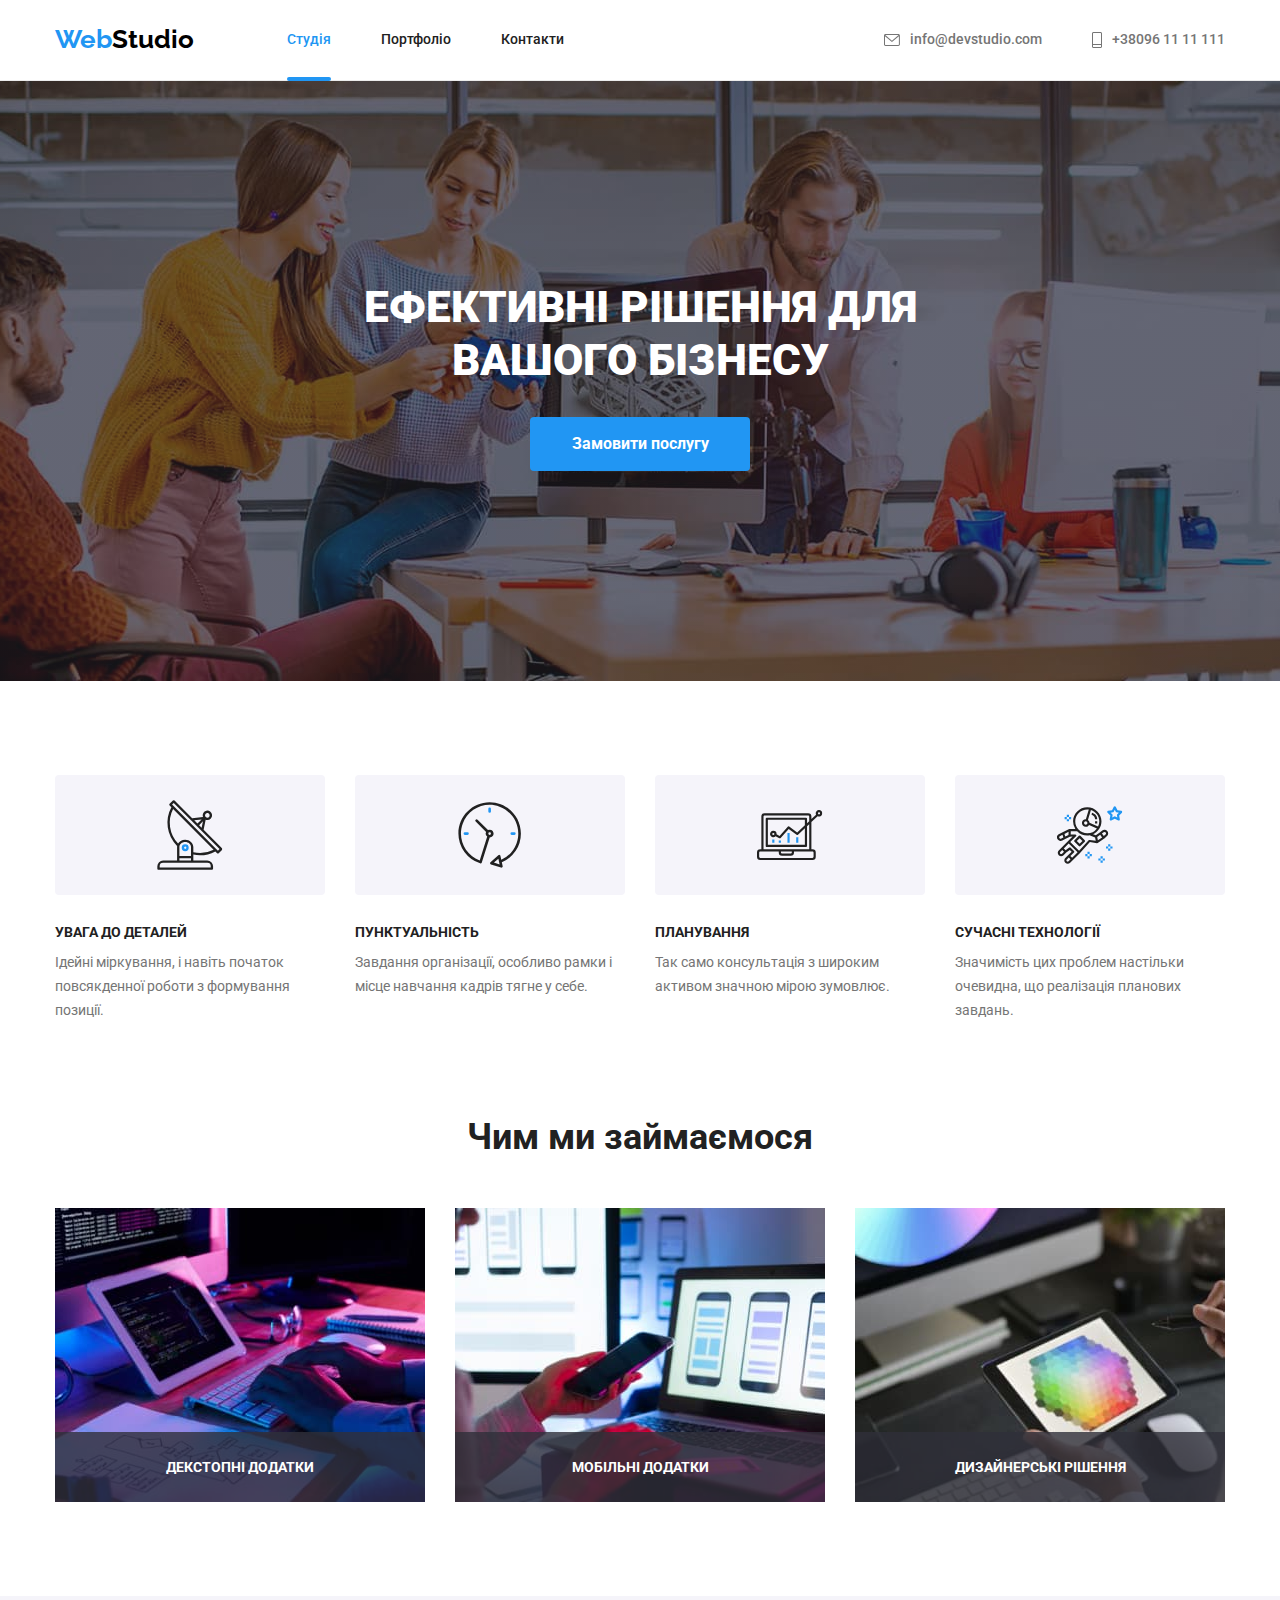
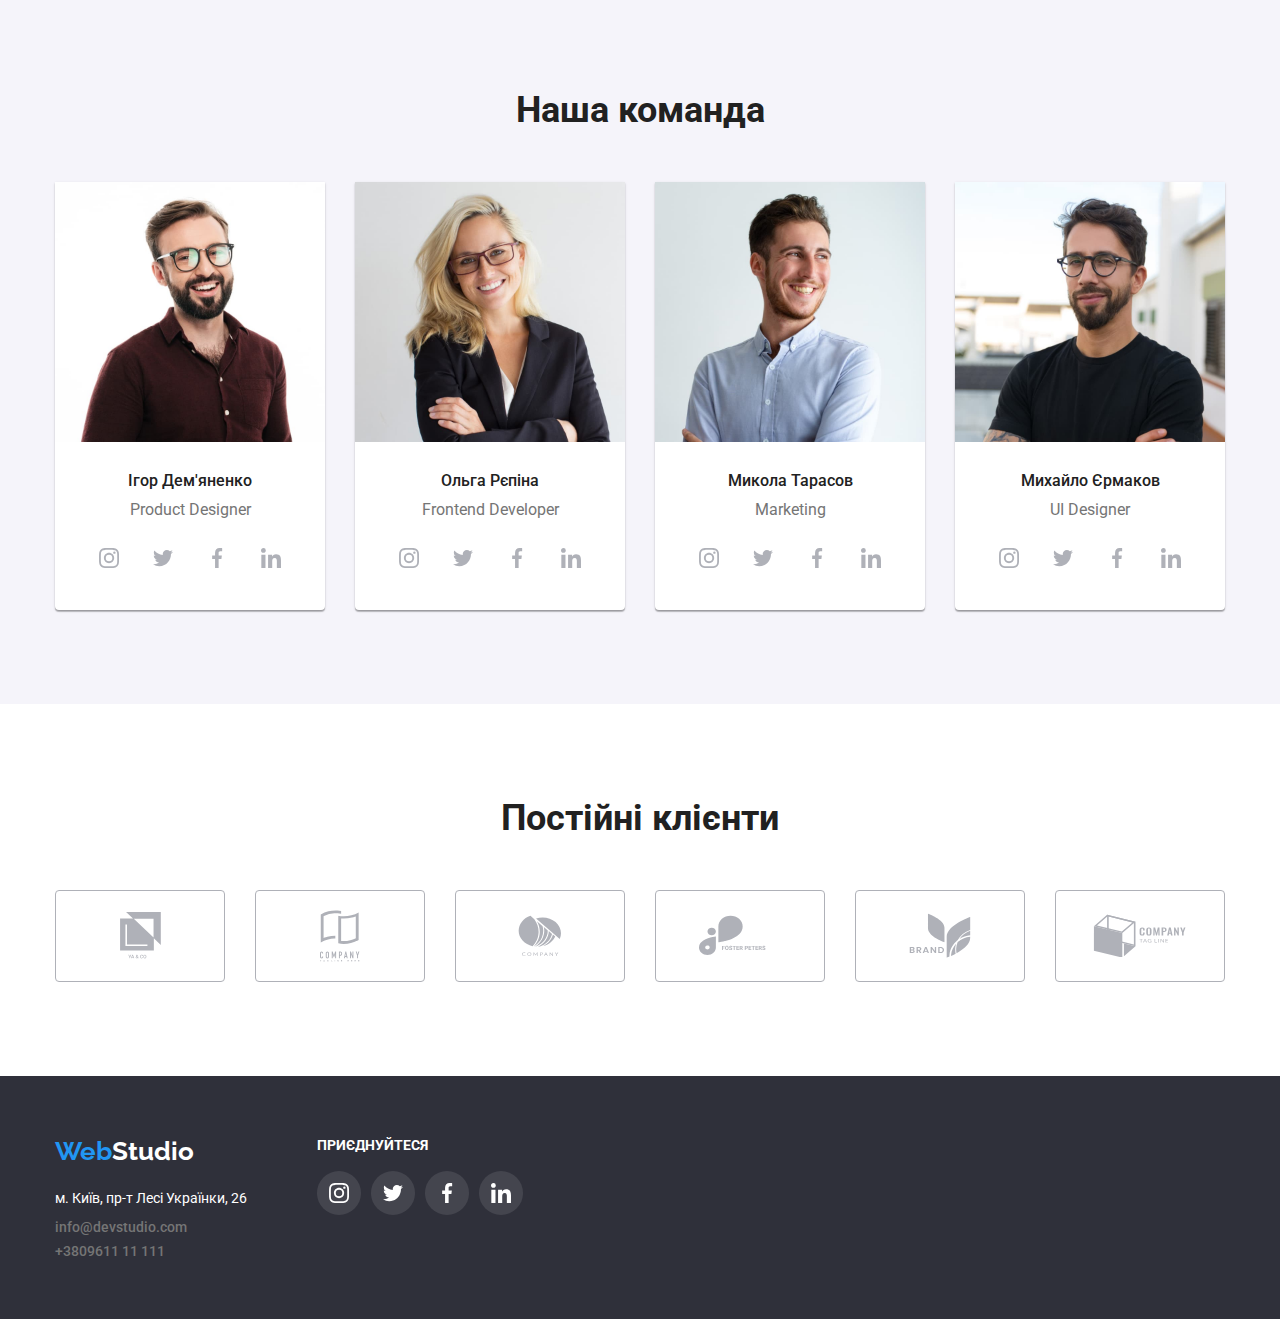
<file: index.html>
<!DOCTYPE html>
<html lang="uk">
  <head>
    <meta charset="UTF-8">
    <meta http-equiv="X-UA-Compatible" content="IE=edge">
    <meta name="viewport" content="width=device-width, initial-scale=1.0">
    <title>Document</title>
    <link rel="stylesheet"
    href="https://cdnjs.cloudflare.com/ajax/libs/modern-normalize/1.0.0/modern-normalize.min.css">
    <link
      href="https://fonts.googleapis.com/css2?family=Raleway:wght@700&family=Roboto:wght@400;500;700;900&display=swap"
      rel="stylesheet">
    <link rel="stylesheet" href="./css/stiles.css">
  </head>

  <body>
    <header class="border">
      <div class="container head-stile">
        <nav class="nav">
          <a href="./index.html" class="logo"><span class="logo-decoration">Web</span>Studio</a>
          <ul class="menu-header">
            <li class="nav-link"><a href="./index.html" class="link current">Студія</a></li>
            <li class="nav-link"><a href="./portfolio.html" class="link">Портфоліо</a></li>
            <li class="nav-link"><a href="#" class="link">Контакти</a></li>
        </ul>
        </nav>
        <ul class="contact-list">
          <li class="contact-header"><a href="mailto:info@devstudio.com" class="contacts">
            <svg class="icon-contact" width="16px" height="12px">
              <use href="./images/icon-sprite.svg#icon-mail"></use>
            </svg>info@devstudio.com</a></li> 
          <li class="contact-header"><a href="tel:+380961111111" class="contacts">
            <svg class="icon-contact" width="10px" height="16px">
              <use href="./images/icon-sprite.svg#icon-tel"></use>
            </svg>+38096 11 11 111</a></li>
        </ul>
        </div>
    </header>
    <main>
      <section class="hero">
        <div class="container">
          <h1 class="title">Ефективні рішення для вашого бізнесу</h1>
          <button type="button"  class="button" data-modal-open>Замовити послугу</button>
        </div>
      </section>
      <section class="section-position benefits-section">
        <div class="container">
          <ul class="benefits-list">
            <li class="benefits">
              <div class="benefits-container">
                <svg width="65.32px" height="70px" class="benefits-icon">
                  <use href="./images/icon-sprite.svg#icon-satellite"></use>
                </svg>
              </div>
              <h3 class="benefits-title">УВАГА ДО ДЕТАЛЕЙ</h3>
              <p class="text">Ідейні міркування, і навіть початок повсякденної роботи з
                формування позиції.
              </p>
            </li>
            <li class="benefits">
              <div class="benefits-container">
                <svg width="65.32px" height="70px" class="benefits-icon">
                  <use href="./images/icon-sprite.svg#icon-watch"></use>
                </svg>
              </div>
              <h3 class="benefits-title">ПУНКТУАЛЬНІСТЬ</h3>
              <p class="text">Завдання організації, особливо рамки і місце навчання кадрів
                тягне у себе.
              </p>
            </li>
            <li class="benefits">
              <div class="benefits-container">
                <svg width="65.32px" height="70px" class="benefits-icon">
                  <use href="./images/icon-sprite.svg#icon-diagram"></use>
                </svg>
              </div>
              <h3 class="benefits-title">ПЛАНУВАННЯ</h3>
              <p class="text">Так само консультація з широким активом значною мірою зумовлює.
              </p>
            </li>
            <li class="benefits">
              <div class="benefits-container">
                <svg width="65.32px" height="70px" class="benefits-icon">
                  <use href="./images/icon-sprite.svg#icon-astronaut"></use>
                </svg>
              </div>
              <h3 class="benefits-title">СУЧАСНІ ТЕХНОЛОГІЇ</h3>
              <p class="text">Значимість цих проблем настільки очевидна, що реалізація
                планових завдань.
              </p>
            </li>
          </ul>
        </div>
      </section>
      <section class="section-position">
        <div class="container">
          <h2 class="name-section">Чим ми займаємося</h2>
          <ul class="our-work">
            <li class="work"><img src="./images/img1.jpg" alt="На цьому фото процес кодування" width="370">
              <p class="work-name">Декстопні додатки</p>
            </li>
            <li class="work"><img src="./images/img2.jpg" alt="На цьому фото процес програмування" width="370">
              <p class="work-name">Мобільні додатки</p>
            </li>
            <li class="work"><img src="./images/img3.jpg" alt="На цьому фото процес налаштування" width="370">
              <p class="work-name">Дизайнерські рішення</p>
            </li>
          </ul>
        </div>
      </section>

      <section class="team section-position">
        <div class="container">
        <h2 class="name-section">Наша команда</h2>
          <ul class="team-wrap">
            <li class="icon-team">
              <img src="./images/photoIgor.jpg" alt="Фото Ігор Дем'яненко" width="270" class="foto">
              <h3 class="team-title">Ігор Дем'яненко</h3>
              <p class="position">Product Designer</p>
              <ul class="list-social-link">
                <li class="team-link"><a href="" class="designer-social-link">
                  <svg class="social-icon" width="20px" height="20px">
                    <use href="./images/icon-sprite.svg#icon-instagram"></use>
                  </svg>
                </a></li>
                <li class="team-link"><a href="" class="designer-social-link">
                  <svg class="social-icon" width="20px" height="20px">
                    <use href="./images/icon-sprite.svg#icon-twitter"></use>
                  </svg >
                </a></li>
                <li class="team-link"><a href="" class="designer-social-link">
                  <svg class="social-icon" width="20px" height="20px">
                    <use href="./images/icon-sprite.svg#icon-facebook"></use>
                  </svg>
                </a></li>
                <li class="team-link"><a href="" class="designer-social-link">
                  <svg class="social-icon" width="20px" height="20px">
                    <use href="./images/icon-sprite.svg#icon-linkedin"></use>
                  </svg>
                </a></li>
              </ul>
            </li>
            <li class="icon-team">
              <img src="./images/photoOlga.jpg" alt="Фото Ольга Рєпіна" width="270" class="foto">
              <h3 class="team-title">Ольга Рєпіна</h3>
              <p class="position">Frontend Developer</p>
              <ul class="list-social-link">
                <li class="team-link"><a href="" class="designer-social-link">
                  <svg class="social-icon" width="20px" height="20px">
                    <use href="./images/icon-sprite.svg#icon-instagram"></use>
                  </svg>
                </a></li>
                <li class="team-link"><a href="" class="designer-social-link">
                  <svg class="social-icon" width="20px" height="20px">
                    <use href="./images/icon-sprite.svg#icon-twitter"></use>
                  </svg >
                </a></li>
                <li class="team-link"><a href="" class="designer-social-link">
                  <svg class="social-icon" width="20px" height="20px">
                    <use href="./images/icon-sprite.svg#icon-facebook"></use>
                  </svg>
                </a></li>
                <li class="team-link"><a href="" class="designer-social-link">
                  <svg class="social-icon" width="20px" height="20px">
                    <use href="./images/icon-sprite.svg#icon-linkedin"></use>
                  </svg>
                </a></li>
              </ul>
            </li>
            <li class="icon-team">
              <img src="./images/photoMykola.jpg" alt="Фото Микола Тарасов" width="270" class="foto">
              <h3 class="team-title">Микола Тарасов</h3>
              <p class="position">Marketing</p>
              <ul class="list-social-link">
                <li class="team-link"><a href="" class="designer-social-link">
                  <svg class="social-icon" width="20px" height="20px">
                    <use href="./images/icon-sprite.svg#icon-instagram"></use>
                  </svg>
                </a></li>
                <li class="team-link"><a href="" class="designer-social-link">
                  <svg class="social-icon" width="20px" height="20px">
                    <use href="./images/icon-sprite.svg#icon-twitter"></use>
                  </svg >
                </a></li>
                <li class="team-link"><a href="" class="designer-social-link">
                  <svg class="social-icon" width="20px" height="20px">
                    <use href="./images/icon-sprite.svg#icon-facebook"></use>
                  </svg>
                </a></li>
                <li class="team-link"><a href="" class="designer-social-link">
                  <svg class="social-icon" width="20px" height="20px">
                    <use href="./images/icon-sprite.svg#icon-linkedin"></use>
                  </svg>
                </a></li>
              </ul>
            </li>
            <li class="icon-team">
              <img src="./images/photoMyhail.jpg" alt="Фото Михайло Єрмаков" width="270" class="foto">
              <h3 class="team-title">Михайло Єрмаков</h3>
              <p class="position">UI Designer</p>
              <ul class="list-social-link">
                <li class="team-link"><a href="" class="designer-social-link">
                  <svg class="social-icon" width="20px" height="20px">
                    <use href="./images/icon-sprite.svg#icon-instagram"></use>
                  </svg>
                </a></li>
                <li class="team-link"><a href="" class="designer-social-link">
                  <svg class="social-icon" width="20px" height="20px">
                    <use href="./images/icon-sprite.svg#icon-twitter"></use>
                  </svg >
                </a></li>
                <li class="team-link"><a href="" class="designer-social-link">
                  <svg class="social-icon" width="20px" height="20px">
                    <use href="./images/icon-sprite.svg#icon-facebook"></use>
                  </svg>
                </a></li>
                <li class="team-link"><a href="" class="designer-social-link">
                  <svg class="social-icon" width="20px" height="20px">
                    <use href="./images/icon-sprite.svg#icon-linkedin"></use>
                  </svg>
                </a></li>
              </ul>
            </li>
          </ul>
        </div>
      </section>
      <section class="section-position">
        <div class="container">
        <h2 class="name-section">Постійні клієнти</h2>
        <ul class="regular-customers">
          <li class="icon-client"><a href="" class="icon-client-link"><svg class="logo-client" width="41px" height="46.7px">
            <use href="./images/icon-sprite.svg#icon-client1"></use>
          </svg></a></li>
          <li class="icon-client"><a href="" class="icon-client-link"><svg class="logo-client" width="40px" height="52">
            <use href="./images/icon-sprite.svg#icon-client2"></use>
          </svg></a></li>
          <li class="icon-client"><a href="" class="icon-client-link"><svg class="logo-client" width="43.46px" height="41.18">
            <use href="./images/icon-sprite.svg#icon-client3"></use>
          </svg></a></li>
          <li class="icon-client"><a href="" class="icon-client-link"><svg class="logo-client" width="84.44px" height="40.62">
            <use href="./images/icon-sprite.svg#icon-client4"></use>
          </svg></a></li>
          <li class="icon-client"><a href="" class="icon-client-link"><svg class="logo-client" width="62.54" height="45.43">
            <use href="./images/icon-sprite.svg#icon-client5"></use>
          </svg></a></li>
          <li class="icon-client"><a href="" class="icon-client-link"><svg class="logo-client" width="93.79px" height="43.93px">
            <use href="./images/icon-sprite.svg#icon-client6"></use>
          </svg></a></li>
        </ul>
        </div>
      </section>
    </main>
    <footer class="bg-footer">
    <div class="container footer-position">
      <div class="address-position">
      <a href="./index.html" class="logo logo-footer"><span class="logo-decoration">Web</span>Studio</a>
      <address>
        <ul>
          <li class="decor-address"><a href="https://goo.gl/maps/CPtrU1FHBa2aNyZL9" target="_blank" rel="noopener noreferrer nofollow" class="address">м. Київ, пр-т Лесі Українки, 26</a></li>
          <li class="tell"><a href="mailto:info@devstudio.com" class="contacts">info@devstudio.com</a></li>
          <li><a href="tel:+380961111111" class="contacts">+3809611 11 111</a></li>
        </ul>
      </address>
    </div>
    <div>
    <span class="main-social-link">Приєднуйтеся</span>
    <ul class="footer-social-link">
      <li class="footer-link"><a href="" class="link-footer-icon">
        <svg class="footer-icon" width="20px" height="20px">
          <use href="./images/icon-sprite.svg#icon-instagram"></use>
        </svg>
      </a></li>
      <li class="footer-link"><a href="" class="link-footer-icon">
        <svg class="footer-icon" width="20px" height="20px">
          <use href="./images/icon-sprite.svg#icon-twitter"></use>
        </svg >
      </a></li>
      <li class="footer-link"><a href="" class="link-footer-icon">
        <svg class="footer-icon" width="20px" height="20px">
          <use href="./images/icon-sprite.svg#icon-facebook"></use>
        </svg>
      </a></li>
      <li class="footer-link"><a href="" class="link-footer-icon">
        <svg class="footer-icon" width="20px" height="20px">
          <use href="./images/icon-sprite.svg#icon-linkedin"></use>
        </svg>
      </a></li>
    </ul>
    </div>
    </div>
    </footer>
    <div class="backdrop is-hidden" data-modal>
      <div class="modal">
      <button type="button" class="modal-button" data-modal-close>
        <svg width="11px" height="11px">
          <use href="./images/icon-sprite.svg#button"></use>
        </svg>
      </button>
      </div>
    </div>
    <script src="./js/modal.js"></script>
  </body>
</html>
</file>
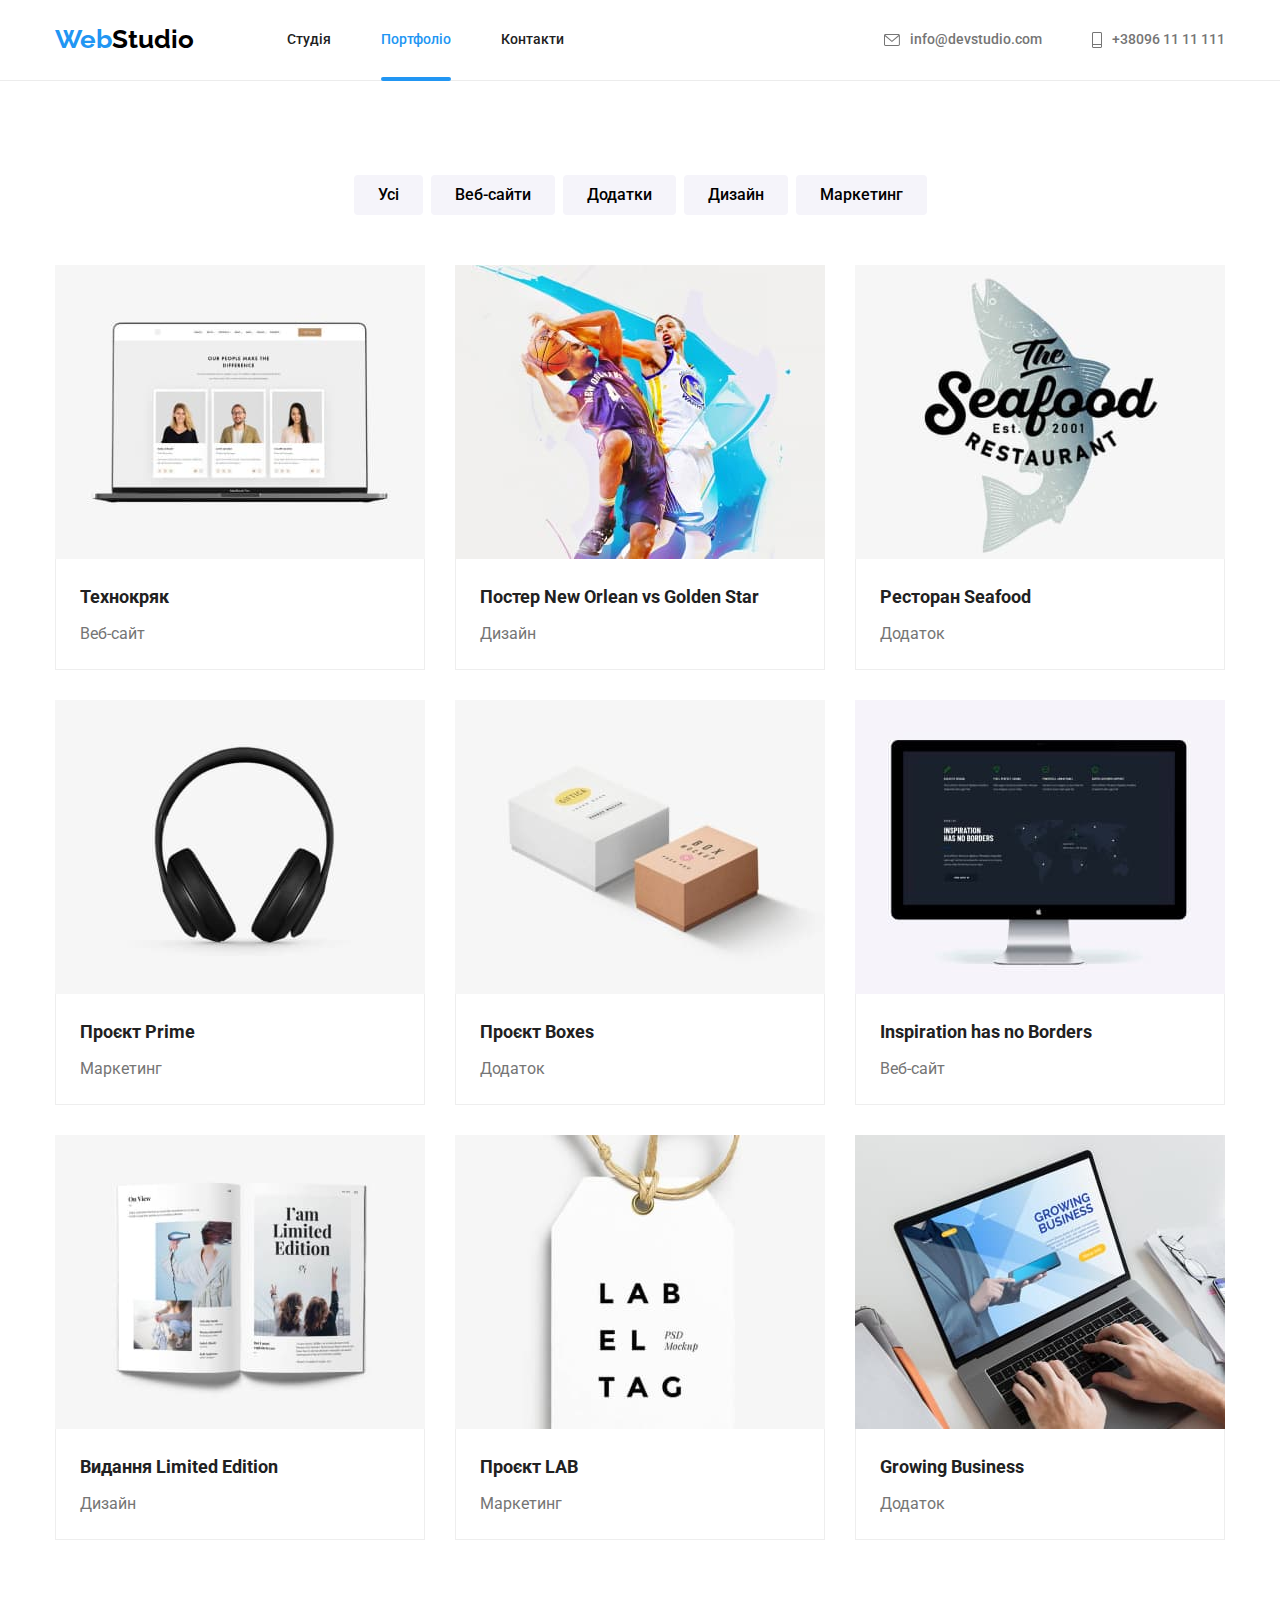
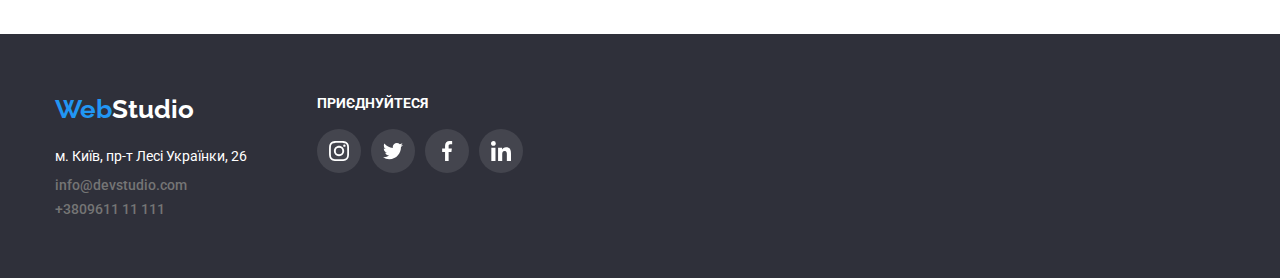
<file: portfolio.html>
<!DOCTYPE html>
<html lang="uk">
  <head>
    <meta charset="UTF-8">
    <meta http-equiv="X-UA-Compatible" content="IE=edge">
    <meta name="viewport" content="width=device-width, initial-scale=1.0">
    <title>Document</title>
    <link
      rel="stylesheet"
      href="https://cdnjs.cloudflare.com/ajax/libs/modern-normalize/1.0.0/modern-normalize.min.css">
    <link
      href="https://fonts.googleapis.com/css2?family=Raleway:wght@700&family=Roboto:wght@400;500;700;900&display=swap"
      rel="stylesheet">
    <link rel="stylesheet" href="./css/stiles.css">
  </head>
  <body>
    <header class="border">
      <div class="container head-stile">
        <nav class="nav">
          <a href="./index.html" class="logo"><span class="logo-decoration">Web</span>Studio</a>
          <ul class="menu-header">
            <li class="nav-link"><a href="./index.html" class="link">Студія</a></li>
            <li class="nav-link"><a href="./portfolio.html" class="link current">Портфоліо</a></li>
            <li class="nav-link"><a href="#" class="link">Контакти</a></li>
        </ul>
        </nav>
        <ul class="contact-list">
          <li class="contact-header"><a href="mailto:info@devstudio.com" class="contacts">
            <svg class="icon-contact" width="16px" height="12px">
              <use href="./images/icon-sprite.svg#icon-mail"></use>
            </svg>info@devstudio.com</a></li>
          <li class="contact-header"><a href="tel:+380961111111" class="contacts">
            <svg class="icon-contact" width="10px" height="16px">
              <use href="./images/icon-sprite.svg#icon-tel"></use>
            </svg>+38096 11 11 111</a></li>
        </ul>
        </div>
    </header>
    <main>
      <section class="section-position">
        <div class="container">
          <ul class="menu-portfolio">
            <li class="icon-button">
              <button type="button" class="button button-portfolio">Усі</button>
            </li>
            <li class="icon-button">
              <button type="button" class="button button-portfolio">
                Веб-сайти
              </button>
            </li>
            <li class="icon-button">
              <button type="button" class="button button-portfolio">
                Додатки
              </button>
            </li>
            <li class="icon-button">
              <button type="button" class="button button-portfolio">
                Дизайн
              </button>
            </li>
            <li class="icon-button">
              <button type="button" class="button button-portfolio">
                Маркетинг
              </button>
            </li>
          </ul>
          <ul class="products">
            <li class="icon-product">
              <a href="#" class="link-icon-product">
                <div class="product-accent">
                <img src="./images/Технокряк.jpg" alt="Технокряк" width="370">
                <p class="product-description">Ресурс пропонує комплексні пропозиції з різним рівнем функціоналу та сервісів. Все це дозволить відвідувачу отримати вичерпні відомості про компанію чи приватну особу.</p>
                </div>
                <div class="container-product">
                  <h3 class="name-product">Технокряк</h3>
                  <p class="group">Веб-сайт</p>
                </div>
              </a>
            </li>
            <li class="icon-product">
              <a href="#" class="link-icon-product">
                <div class="product-accent">
                <img
                  src="./images/Постер.jpg"
                  alt="Постер New Orlean vs Golden Star"
                  width="370">
                  <p class="product-description">Ресурс пропонує комплексні пропозиції з різним рівнем функціоналу та сервісів. Все це дозволить відвідувачу отримати вичерпні відомості про компанію чи приватну особу.</p>
                </div>
                <div class="container-product">
                  <h3 class="name-product">Постер New Orlean vs Golden Star</h3>
                  <p class="group">Дизайн</p>
                </div>
              </a>
            </li>
            <li class="icon-product">
              <a href="#" class="link-icon-product">
                <div class="product-accent">
                <img
                  src="./images/Ресторан.jpg"
                  alt="Ресторан Seafood"
                  width="370">
                  <p class="product-description">Ресурс пропонує комплексні пропозиції з різним рівнем функціоналу та сервісів. Все це дозволить відвідувачу отримати вичерпні відомості про компанію чи приватну особу.</p>
                </div>
                <div class="container-product">
                  <h3 class="name-product">Ресторан Seafood</h3>
                  <p class="group">Додаток</p>
                </div>
              </a>
            </li>
            <li class="icon-product">
              <a href="#" class="link-icon-product">
                <div class="product-accent">
                <img src="./images/Prime.jpg" alt="Проєкт Prime" width="370">
                <p class="product-description">Ресурс пропонує комплексні пропозиції з різним рівнем функціоналу та сервісів. Все це дозволить відвідувачу отримати вичерпні відомості про компанію чи приватну особу.</p>
                </div>
                <div class="container-product">
                  <h3 class="name-product">Проєкт Prime</h3>
                  <p class="group">Маркетинг</p>
                </div>
              </a>
            </li>
            <li class="icon-product">
              <a href="#" class="link-icon-product">
                <div class="product-accent">
                <img src="./images/Boxes.jpg" alt="Проєкт Boxes" width="370">
                <p class="product-description">Ресурс пропонує комплексні пропозиції з різним рівнем функціоналу та сервісів. Все це дозволить відвідувачу отримати вичерпні відомості про компанію чи приватну особу.</p>
                </div>
                <div class="container-product">
                  <h3 class="name-product">Проєкт Boxes</h3>
                  <p class="group">Додаток</p>
                </div>
              </a>
            </li>
            <li class="icon-product">
              <a href="" class="link-icon-product">
                <div class="product-accent">
                <img
                  src="./images/Inspiration.jpg"
                  alt="Inspiration has no Borders"
                  width="370">
                  <p class="product-description">Ресурс пропонує комплексні пропозиції з різним рівнем функціоналу та сервісів. Все це дозволить відвідувачу отримати вичерпні відомості про компанію чи приватну особу.</p>
                </div>
                <div class="container-product">
                  <h3 class="name-product">Inspiration has no Borders</h3>
                  <p class="group">Веб-сайт</p>
                </div>
              </a>
            </li>
            <li class="icon-product">
              <a href="#" class="link-icon-product">
                <div class="product-accent">
                <img
                  src="./images/Видання.jpg"
                  alt="Видання Limited Edition"
                  width="370">
                  <p class="product-description">Ресурс пропонує комплексні пропозиції з різним рівнем функціоналу та сервісів. Все це дозволить відвідувачу отримати вичерпні відомості про компанію чи приватну особу.</p>
                </div>
                <div class="container-product">
                  <h3 class="name-product">Видання Limited Edition</h3>
                  <p class="group">Дизайн</p>
                </div>
              </a>
            </li>
            <li class="icon-product">
              <a href="#" class="link-icon-product">
                <div class="product-accent">
                <img src="./images/LAB.jpg" alt="Проєкт LAB" width="370">
                <p class="product-description">Ресурс пропонує комплексні пропозиції з різним рівнем функціоналу та сервісів. Все це дозволить відвідувачу отримати вичерпні відомості про компанію чи приватну особу.</p>
                </div>
                <div class="container-product">
                  <h3 class="name-product">Проєкт LAB</h3>
                  <p class="group">Маркетинг</p>
                </div>
              </a>
            </li>
            <li class="icon-product">
              <a href="#" class="link-icon-product">
                <div class="product-accent">
                <img
                  src="./images/Growing.jpg"
                  alt="Growing Business"
                  width="370">
                  <p class="product-description">Ресурс пропонує комплексні пропозиції з різним рівнем функціоналу та сервісів. Все це дозволить відвідувачу отримати вичерпні відомості про компанію чи приватну особу.</p>
                </div>
                <div class="container-product">
                  <h3 class="name-product">Growing Business</h3>
                  <p class="group">Додаток</p>
                </div>
              </a>
            </li>
          </ul>
        </div>
      </section>
    </main>
    <footer class="bg-footer">
      <div class="container footer-position">
        <div class="address-position">
        <a href="./index.html" class="logo logo-footer"><span class="logo-decoration">Web</span>Studio</a>
        <address>
          <ul>
            <li class="decor-address"><a href="https://goo.gl/maps/CPtrU1FHBa2aNyZL9" target="_blank" rel="noopener noreferrer nofollow" class="address">м. Київ, пр-т Лесі Українки, 26</a></li>
            <li class="tell"><a href="mailto:info@devstudio.com" class="contacts">info@devstudio.com</a></li>
            <li><a href="tel:+380961111111" class="contacts">+3809611 11 111</a></li>
          </ul>
        </address>
      </div>
      <div>
      <span class="main-social-link">Приєднуйтеся</span>
      <ul class="footer-social-link">
        <li class="footer-link"><a href="" class="link-footer-icon">
          <svg class="footer-icon" width="20px" height="20px">
            <use href="./images/icon-sprite.svg#icon-instagram"></use>
          </svg>
        </a></li>
        <li class="footer-link"><a href="" class="link-footer-icon">
          <svg class="footer-icon" width="20px" height="20px">
            <use href="./images/icon-sprite.svg#icon-twitter"></use>
          </svg >
        </a></li>
        <li class="footer-link"><a href="" class="link-footer-icon">
          <svg class="footer-icon" width="20px" height="20px">
            <use href="./images/icon-sprite.svg#icon-facebook"></use>
          </svg>
        </a></li>
        <li class="footer-link"><a href="" class="link-footer-icon">
          <svg class="footer-icon" width="20px" height="20px">
            <use href="./images/icon-sprite.svg#icon-linkedin"></use>
          </svg>
        </a></li>
      </ul>
      </div>
      </div>
      </footer>
  </body>
</html>
</file>
<file: css/stiles.css>
body {
    font-family: 'Roboto', sans-serif;
    font-style: normal;
    font-weight: 400;
    --dominant-color: #212121;
    --secondary-color:  #757575;
    --accent-color:  #2196F3;
}

*,
*::before,
*::after {
    box-sizing: border-box;
}
h1,
h2,
h3,
h4,
h5,
h6,
p,
ul { 
    margin: 0;
    padding: 0;
} 

a {
    text-decoration: none;
}

ul {
    list-style-type: none;
}

img {
    display: block;
    max-width: 100%;
    height: auto;
}
address{
    font-style: normal;
}
.container {
    width: 1200px;
    padding: 0 15px;
    margin: 0 auto;
}

                                            /*Header */

                                            /* Logo */
.logo {
    font-family: 'Raleway', sans-serif;
        font-style: normal;
        font-weight: 700;
        font-size: 26px;
        line-height: 1.2;
        color: #000000;
}

.logo.logo-footer {
    display: inline-block;
    margin-bottom: 20px;
    color: #ffffff;
}

.logo .logo-decoration {
    color: var(--accent-color);
}

                                         /* Navigation */
.border{
    border-bottom: 1px solid #ECECEC;
    padding-top: 24px;
    padding-bottom: 25px;  
}

.head-stile {
        display: flex;
        align-items: center;
   
}
.nav {
    display: flex;
    align-items: center;   
}

.menu-header{
    display: flex;
    margin-left: 93px;
}
.contact-list{
    display: flex;
    align-items: center;
    margin-left: auto;
}
.contact-header:not(:last-child){
    margin-right: 50px;
}

.nav-link:not(:last-child){
    margin-right: 50px;
}

.nav-link .link{
    font-weight: 500;
    font-size: 14px;
    line-height: 1.1;
    color: var(--dominant-color);

    transition: color 250ms cubic-bezier(0.4, 0, 0.2, 1);
}
.nav-link{
    position: relative;
}
.nav-link .current.link{
    color: var(--accent-color);
    transition: color 250ms cubic-bezier(0.4, 0, 0.2, 1);
}
.link.current::after{
    display: inline-block;
    content: "";
    height: 4px;
    width: 100%;

    position: absolute;
    left: 0;
    bottom: -32px;
    border-radius: 2px;
    background-color: var(--accent-color);
}
.contacts{
    display: flex;
    align-items: center;
    font-weight: 500;
    font-size: 14px;
    line-height: 1.1;
    text-align: center;
    color: var(--secondary-color);
    fill: var(--secondary-color);

    transition: color 250ms cubic-bezier(0.4, 0, 0.2, 1),
    fill 250ms cubic-bezier(0.4, 0, 0.2, 1);
}

.icon-contact { 
    margin-right: 10px;
    
}


                                           /* accent */
.contacts:hover,
.contacts:focus{
    color: var(--accent-color);
    fill: var(--accent-color);
}

.nav-link .link:hover,
.nav-link .link:focus{
    color: var(--accent-color);
}
.decor-address .address:hover,
.decor-address .address:focus{
    color: var(--accent-color);
}

.hero .button:hover,
.hero .button:focus{
    background-color: #FFFFFF;
    color: var(--dominant-color);
}

.button-portfolio:hover,
.button-portfolio:focus{
    box-shadow: 0px 3px 1px rgba(0, 0, 0, 0.1), 
    0px 1px 2px rgba(0, 0, 0, 0.08), 
    0px 2px 2px rgba(0, 0, 0, 0.12);
    background-color: var(--accent-color);
    color: #ffffff;
}
.link-icon-product:hover,
.link-icon-product:focus{
    box-shadow: 0px 1px 1px rgba(0, 0, 0, 0.12), 
    0px 4px 4px rgba(0, 0, 0, 0.06), 
    1px 4px 6px rgba(0, 0, 0, 0.16);
}
.link-icon-product:hover .product-description,
.link-icon-product:focus .product-description{
    transform: translateY(0);
}

.link-footer-icon:hover,
.link-footer-icon:focus{
    background-color: var(--accent-color);
}
.designer-social-link:hover,
.designer-social-link:focus{
    background-color: var(--accent-color);
    border-radius: 50%;
}

.designer-social-link:hover .social-icon,
.designer-social-link:focus .social-icon{
    fill: #ffffff;
} 
.icon-client-link:hover,
.icon-client-link:focus{
    border-color: var(--accent-color);}

.icon-client-link:hover .logo-client,
.icon-client-link:focus .logo-client{
    fill: var(--accent-color);
}
                                      /* main index*/
.hero {
    max-width: 1600px;
    height: 600px;
    text-align: center;
    background-color: #2F303A;
    padding: 200px 0;
    margin: 0 auto;
    background-image: linear-gradient(to right, 
    rgba(47, 48, 58, 0.4), rgba(47, 48, 58, 0.4)),
    url("../images/backgraund.jpg");
    background-repeat: no-repeat;
    background-position: center;
    background-size: cover;
}
.hero .title{
    font-weight: 900;
        font-size: 44px;
        line-height: 1.2;
        text-transform: uppercase;
         color: #FFFFFF;

         width: 696px;
         margin-left: auto;
         margin-right: auto;
         margin-bottom: 30px;
}
.hero .button{
    font-weight: 700;
    font-size: 16px;
    line-height: 1.9; 
    border-radius: 4px;
    border-color: transparent;
    color: #FFFFFF;
    background-color: var(--accent-color);

    min-height: 54px;
    min-width: 220px;
    padding: 10px 32px;

    transition: color 250ms cubic-bezier(0.4, 0, 0.2, 1),
background-color 250ms cubic-bezier(0.4, 0, 0.2, 1);
}

.section-position{
    padding-top: 94px;
    padding-bottom: 94px;

}
.benefits-section{
    padding-bottom: 0;
}
.button {
background: #F5F4FA;
cursor: pointer;

/* transition: color 250ms cubic-bezier(0.4, 0, 0.2, 1),
background-color 250ms cubic-bezier(0.4, 0, 0.2, 1); */
}
.name-section{
    font-weight: 700;
        font-size: 36px;
        line-height: 1.16;
        color: var(--dominant-color);
        text-align: center;

        margin-bottom: 50px;
}
.benefits-list{
    display: flex;
}
.benefits{
    text-align: left;
    width: 270px;
}
.benefits:not(:last-child){
    margin-right: 30px;
}
.benefits-container{
    display: flex;
    align-items: center;
    justify-content: center;
    width: 100%;
    height: 120px;
    background-color: #F5F4FA;
    border-radius: 4px;
    margin-bottom: 30px;
    padding: auto; 
}

.benefits .benefits-title{
    font-weight: 700;
        font-size: 14px;
        line-height: 1.14;
        color: var(--dominant-color);

        margin-bottom: 10px;
}
.benefits .text {
font-weight: 400;
    font-size: 14px;
    line-height: 1.7;
    color: var(--secondary-color);
}
.our-work{
    display: flex;
}
.work:not(:last-child){
    margin-right: 30px;
}
.work {
    position: relative;
}
.work-name {
    font-style: normal;
font-weight: 700;
font-size: 14px;
line-height: 0.8px;
text-transform: uppercase;
color: #FFFFFF;

    display: flex;
    justify-content: center;
    align-items: center;
    width: 370px;
    height: 70px;
    text-align: center;
    background: rgba(47, 48, 58, 0.8);

    position: absolute;
    bottom: 0;
}

.team {
    background-color: #F5F4FA;
}
.team .team-title {
    font-weight: 500;
        font-size: 16px;
        line-height: 1.18;
        color: var(--dominant-color);

        padding-top: 30px;
        margin-bottom: 10px;
}
.team .position {
    font-weight: 400;
        font-size: 16px;
        line-height: 1.18;
        color: var(--secondary-color);

        padding-bottom: 16px;
}

.team-wrap{
    display: flex;
}
.icon-team:not(:last-child){
    margin-right: 30px;
}

.icon-team{
    text-align: center;
    background-color: #ffffff;
    box-shadow: 0px 1px 3px rgba(0, 0, 0, 0.12), 
    0px 1px 1px rgba(0, 0, 0, 0.14), 
    0px 2px 1px rgba(0, 0, 0, 0.2);
    border-radius: 0px 0px 4px 4px;
    border-color: transparent;  
    width: 270px;
}
.list-social-link{
    display: flex;
    justify-content: center;
    padding-bottom: 30px;
}

.designer-social-link, .link-footer-icon {
    display: flex;
    align-items: center;
    justify-content: center;
    width: 44px;
    height: 44px;
    color: #AFB1B8;
    
}

.designer-social-link{
    transition: background-color 250ms cubic-bezier(0.4, 0, 0.2, 1),
    border-radius 250ms cubic-bezier(0.4, 0, 0.2, 1);
}
.link-footer-icon{
    background: rgba(255, 255, 255, 0.1);
    border-radius: 50%;
    cursor: pointer;

    transition: background-color 250ms cubic-bezier(0.4, 0, 0.2, 1);
}
.social-icon{
    fill: #AFB1B8;

    transition: fill 250ms cubic-bezier(0.4, 0, 0.2, 1);
}
.team-link:not(:last-child){
    margin-right: 10px;
}
.regular-customers{
    display: flex;
}

.icon-client-link{
    display: flex;
    align-items: center;
    justify-content: center;
    width: 170px;
    height: 92px;
    border: 1px solid #AFB1B8;
    border-radius: 4px;
    
    transition: border-color 250ms cubic-bezier(0.4, 0, 0.2, 1);
}
.icon-client:not(:last-child){
    margin-right: 30px;
}
.logo-client{
    fill: #AFB1B8;

    transition: fill 250ms cubic-bezier(0.4, 0, 0.2, 1);
}
.backdrop{
    position: fixed;
    top: 0;
    left: 0;
    width: 100%;
    height: 100%;
    background: rgba(0, 0, 0, 0.2);

    opacity: 1;
    transition: opacity 250ms cubic-bezier(0.4, 0, 0.2, 1);
}
.modal{
    position: absolute;
    top: 50%;
    left: 50%;
    
    min-width: 528px;
    min-height: 581px;

    background: #FFFFFF;
    box-shadow: 0px 1px 3px rgba(0, 0, 0, 0.12), 0px 1px 1px rgba(0, 0, 0, 0.14), 0px 2px 1px rgba(0, 0, 0, 0.2);
    border-radius: 4px;

    transform: translate(-50%, -50%) scale(1);
    opacity: 1;
    transition: transform 250ms cubic-bezier(0.4, 0, 0.2, 1),
    opacity 250ms cubic-bezier(0.4, 0, 0.2, 1);
}
.modal-button{
    position: absolute;
    top: 8px;
    right: 8px;

    display: flex;
    align-items: center;
    justify-content: center;
    width: 30px;
    height: 30px;

    background: #FFFFFF;
    border: 1px solid rgba(0, 0, 0, 0.1);
    border-radius: 50%;
    cursor: pointer;
}

.backdrop.is-hidden .modal{
    transform: translate(-50%, -50%) scale(0.5);
    opacity: 0;
}

.backdrop.is-hidden{
    opacity: 0;
    pointer-events: none;
    visibility: inherit;
}
                                  /* main portfolio */
.menu-portfolio{
    display: flex;
    justify-content: center;
    margin-bottom: 50px;
}
.icon-button:not(:last-child){
    margin-right: 8px;
}
.button-portfolio {
    font-family: inherit;
    font-style: normal;
    font-weight: 500;
    font-size: 16px;
    line-height: 1.5;
    border-color: transparent;
    border-radius: 4px;
    padding: 6px 22px;

    transition: box-shadow 250ms cubic-bezier(0.4, 0, 0.2, 1),
    color 250ms cubic-bezier(0.4, 0, 0.2, 1),
    background-color 250ms cubic-bezier(0.4, 0, 0.2, 1);;
}

.products{
    display: flex;
    flex-wrap: wrap;
}
.icon-product{
    margin-right: 30px;
    margin-bottom: 30px;
}

.link-icon-product{
    display: block;
    width: 370px;

    transition: box-shadow 250ms cubic-bezier(0.4, 0, 0.2, 1);
}
.icon-product:nth-child(3n){
    margin-right: 0px;
}
.icon-product:nth-last-child(-n+3){
    margin-bottom: 0px;
}
.product-accent{
    position: relative;
    overflow: hidden;
    
}
.product-description{
    display: flex;
    justify-content: center;
    align-items: center;
    position: absolute;
    top: 0;
    left: 0;
    width: 100%;
    height: 100%;

    font-style: normal;
    font-weight: 400;
    font-size: 18px;
    line-height: 28px;

    padding: 63px 24px;
    color: #ffffff;
    background: rgba(33, 150, 243, 0.9);

    transform: translateY(101%);
    transition: transform 250ms cubic-bezier(0.4, 0, 0.2, 1);
}

.container-product{
    border: 1px solid #EEEEEE;
    border-top: none;
    padding: 20px 24px;
}
.link-icon-product .name-product {
    font-weight: 700;
font-size: 18px;
line-height: 2;
color: var(--dominant-color);

margin-bottom: 4px;
}
.link-icon-product .group {
    font-weight: 400;
font-size: 16px;
line-height: 1.87;
color: var(--secondary-color);
}

                                      /* footer */
.bg-footer{
    background-color: #2F303A;
    padding-top: 60px;
    padding-bottom: 60px;
}
.bg-footer .container{
    text-align: left;
}
.address-position{
    margin-right: 70px;
}

.decor-address{
    margin-bottom: 9px;
}

.tell{
    margin-bottom: 9px;
}


.bg-footer .address {
    font-style: normal;
    font-weight: 400;
        font-size: 14px;
        line-height: 1.7;
        color: #FFFFFF;

        transition: color 250ms cubic-bezier(0.4, 0, 0.2, 1);
}

.main-social-link{
    display: inline-block;
    font-style: normal;
    font-weight: 700;
    font-size: 14px;
    line-height: 0.875;
    text-transform: uppercase;

    color: #FFFFFF;

    margin-bottom: 20px;
}
.footer-social-link {
    display: flex;
}

.footer-position{
    display: flex;
}

.footer-link:not(:last-child){
    margin-right: 10px;
}
.footer-icon{
    fill: #ffffff;
}
</file>
